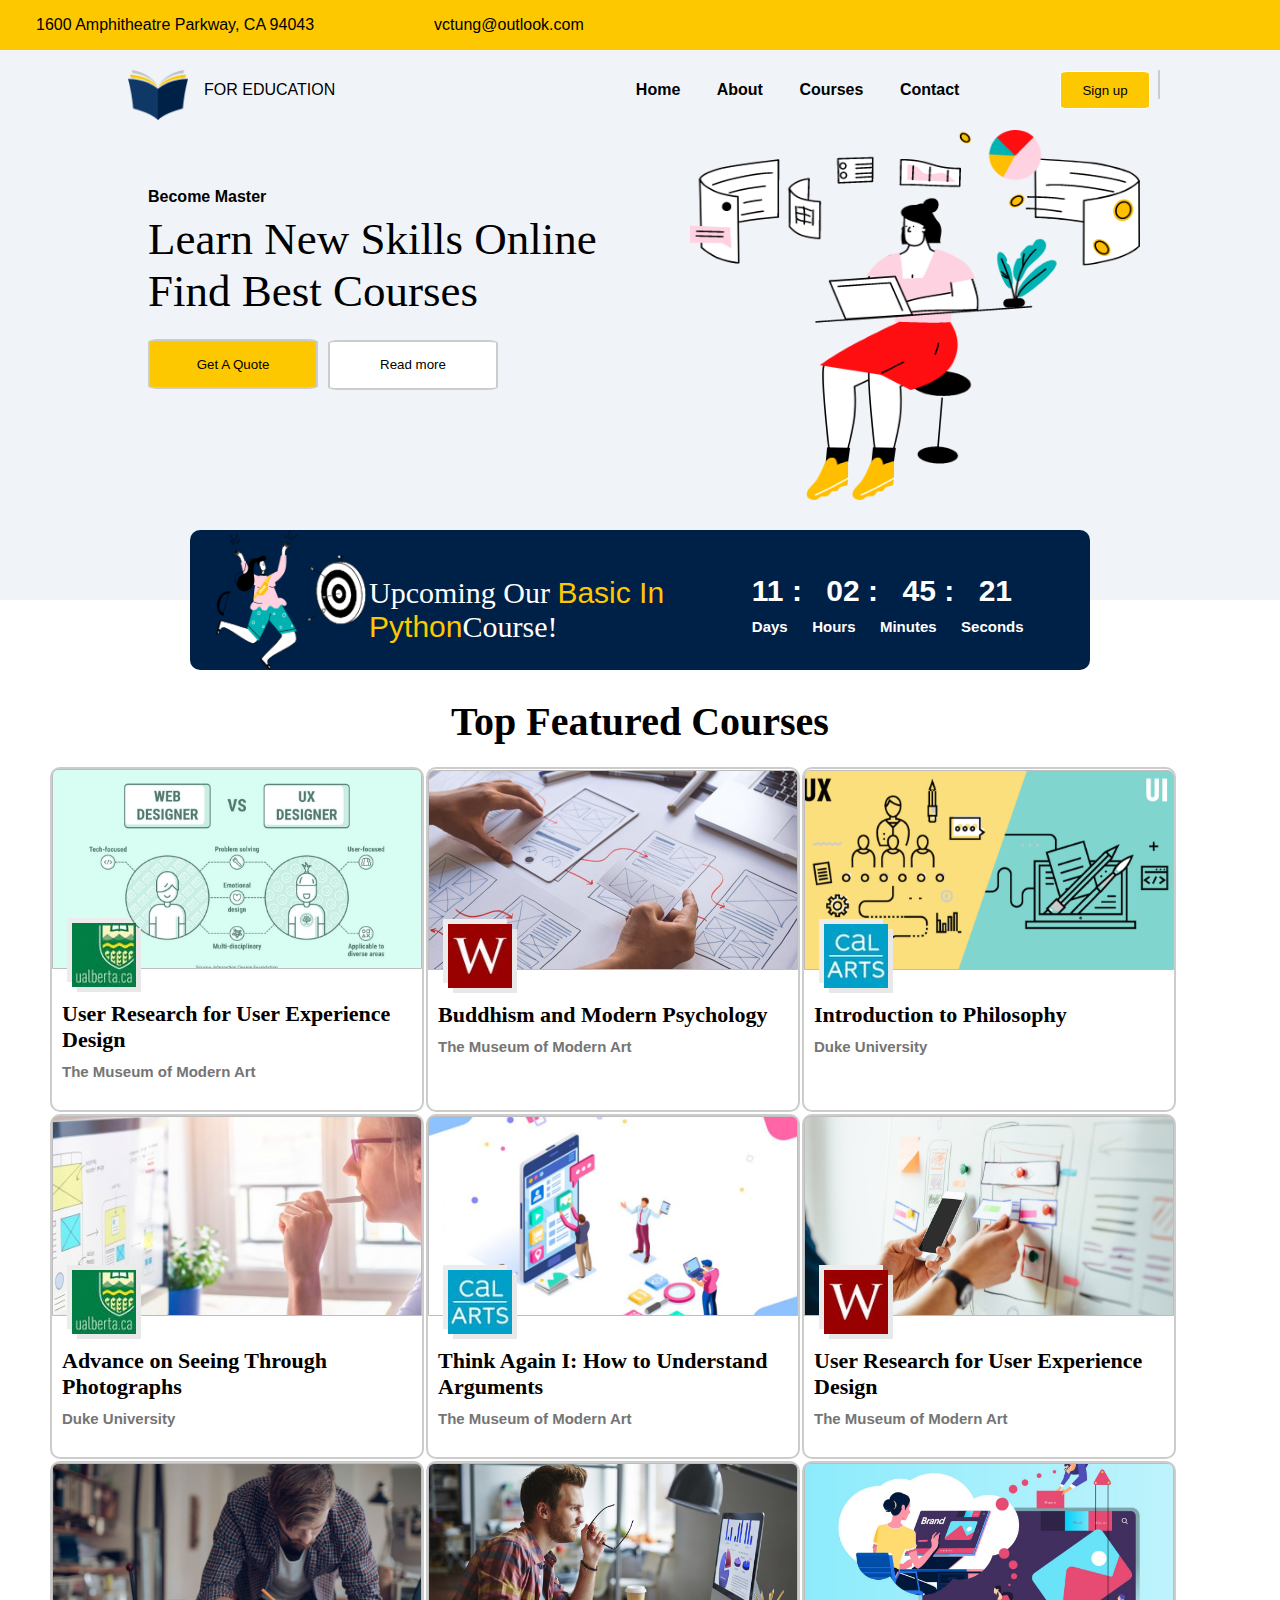
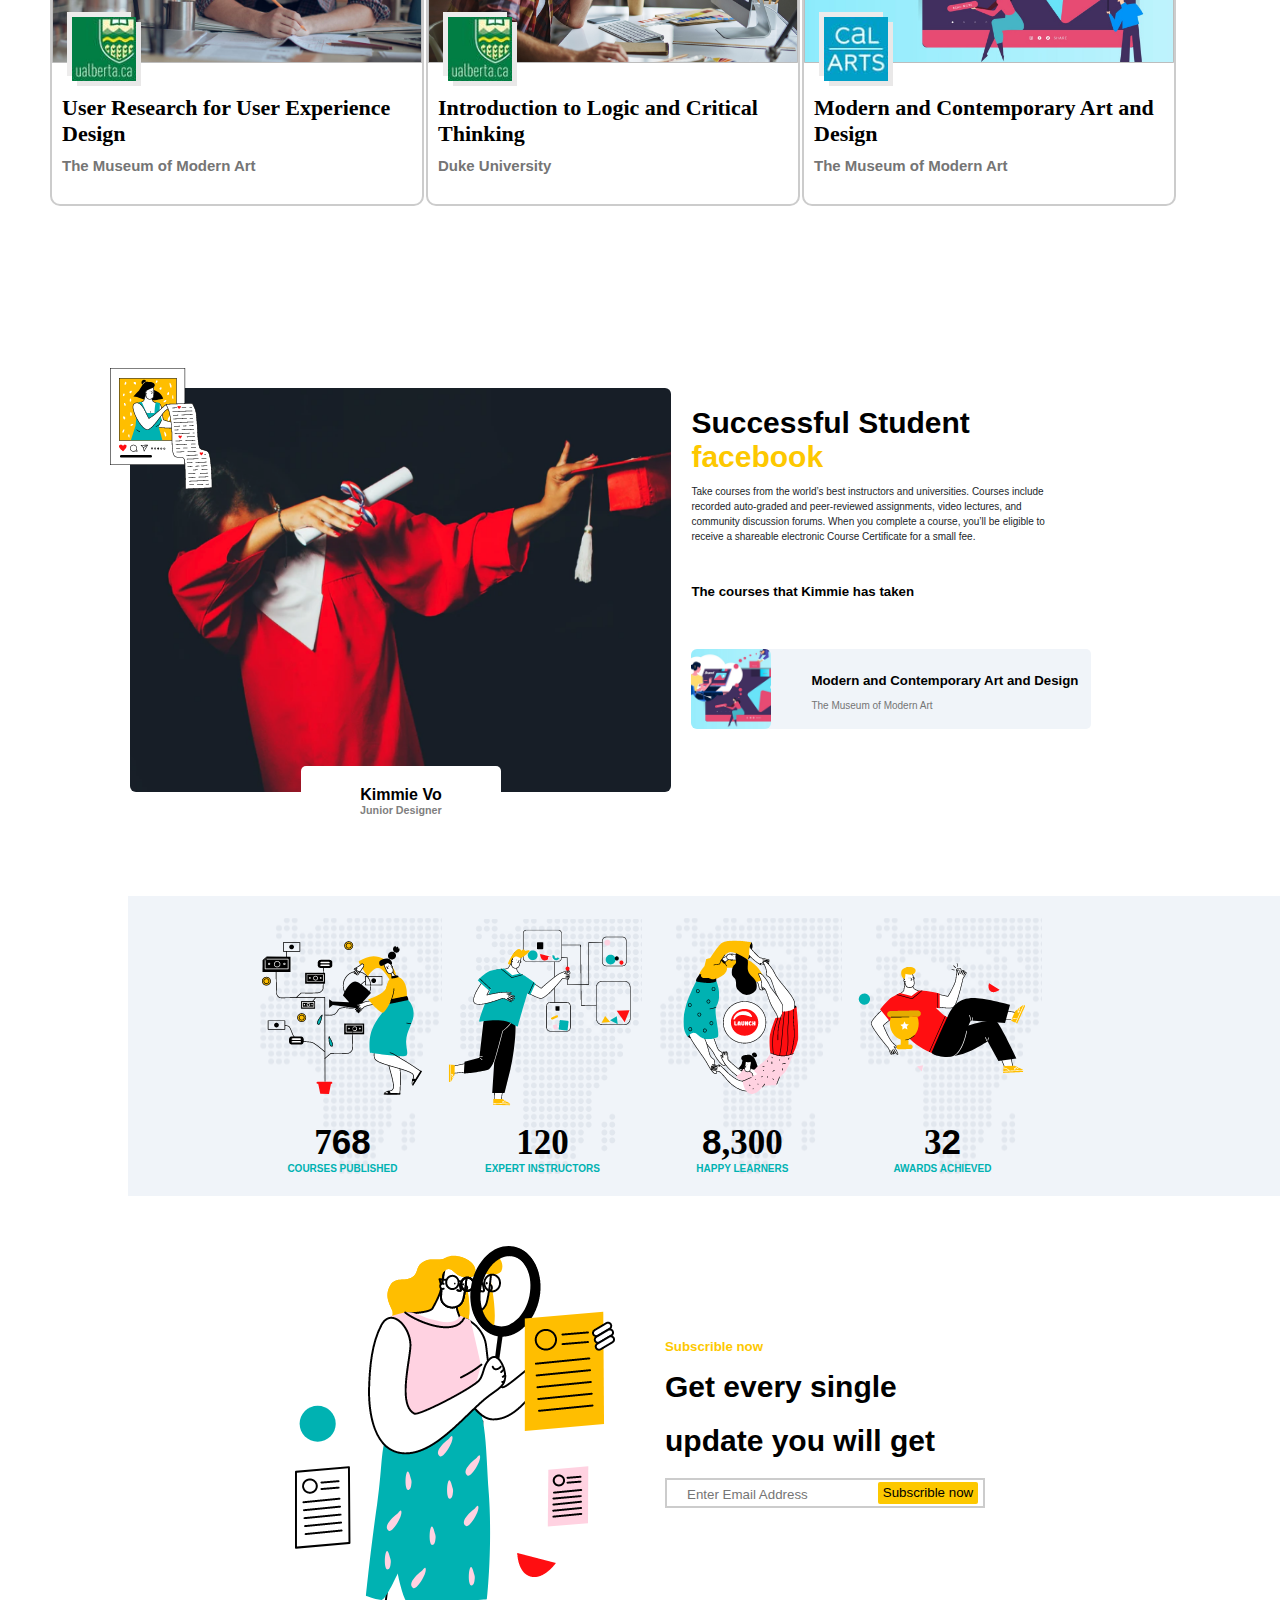
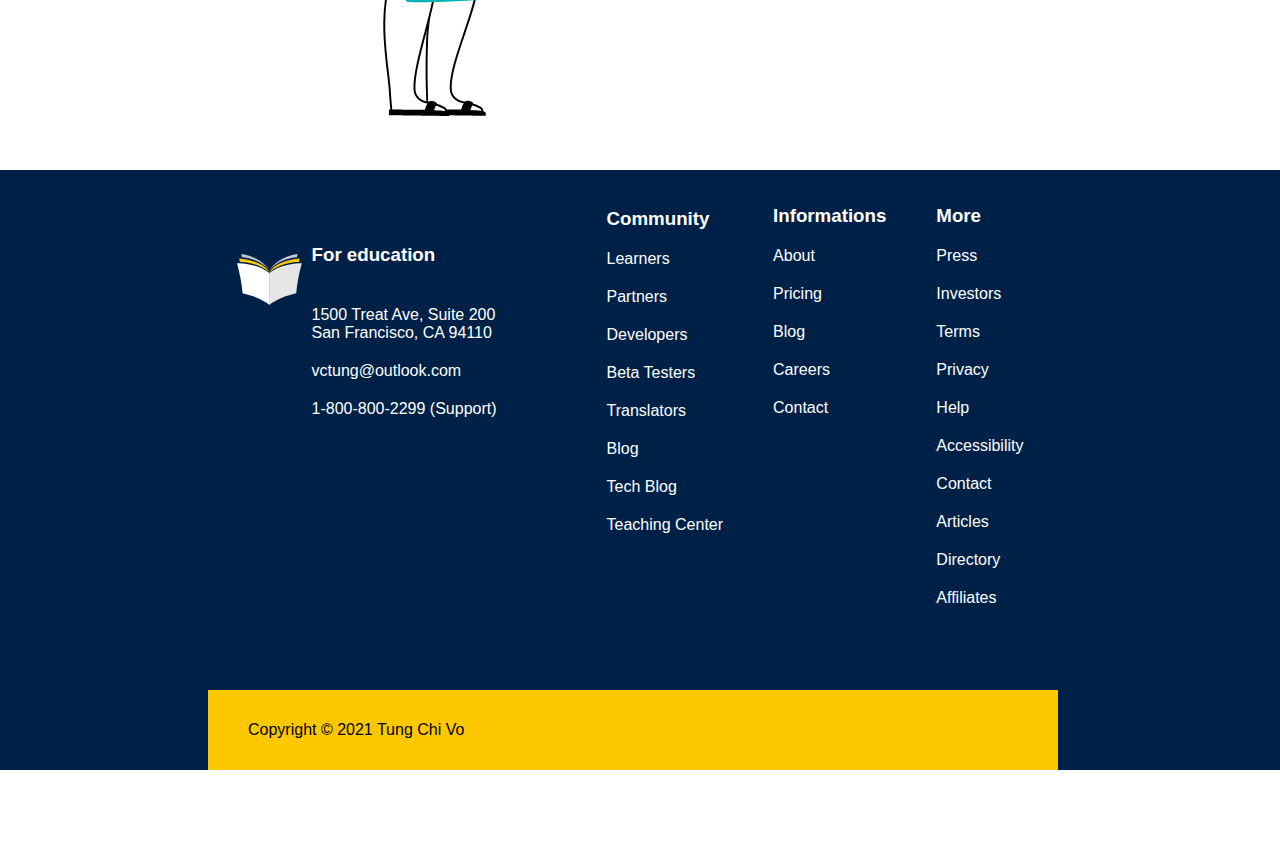
<file: project/html/index.html>
<!DOCTYPE html>
<html lang="en">

<head>
  <meta charset="UTF-8">
  <meta name="viewport" content="width=device-width, initial-scale=1.0">
  <title>home-page</title>
  <!-- link the fontawrsome -->
  <link rel="stylesheet" href="https://site-assets.fontawesome.com/releases/v6.4.2/css/all.css">

  <link rel="stylesheet" href="https://site-assets.fontawesome.com/releases/v6.4.2/css/sharp-solid.css">

  <link rel="stylesheet" href="https://site-assets.fontawesome.com/releases/v6.4.2/css/sharp-regular.css">

  <link rel="stylesheet" href="https://site-assets.fontawesome.com/releases/v6.4.2/css/sharp-light.css">
  <!-- linked to css file -->
  <link rel="stylesheet" href="../css/main.css">
</head>

<body>
  <section class="body-sec">
    <div class="head-nav">
      <a href="#"><i class="fa-sharp ic fa-solid fa-location-dot"></i></a>
      <p>1600 Amphitheatre Parkway, CA 94043</p>
      <span></span>
      <a href="#"><i class="fa-solid ic  fa-envelope"></i></a>
      <p>vctung@outlook.com</p>
      <div class="icon">
        <a href="#"><i class="fa-brands fa-facebook-f"></i></a>
        <a href="#"><i class="fa-solid fa-circle-p"></i></a>
        <a href="#"><i class="fa-brands fa-twitter"></i></a>
        <a href="#"> <i class="fa-brands fa-instagram"></i></a>
      </div>
    </div>
    <div class="container">
      <div class="main-nav">
        <div class="logo">
          <img src="../img/Group 8.png" alt="logo-img">
          <p>for education</p>
        </div>
        <div class="nav-links">
          <a href="#">Home</a>
          <a href="#foot">About</a>
          <a target="_blank" href="../html/course.html">Courses</a>
          <a href="#foot">Contact</a>
        </div>
        <div class="right-nav-sec">
          <button class="sign-up-style">Sign up</button>
          <a href="#"><i class="fa-solid fa-magnifying-glass"></i></a>
        </div>
      </div>
      <div class="main-sec">
        <div class="left-sec_main">
          <h3>Become Master</h3>
          <h1>Learn New Skills Online Find Best Courses</h1>
          <button>Get A Quote</button>
          <button class="distinc">Read more</button>
        </div>
        <div class="right-sec_main">
          <img src="../img/Analytic.png" alt="main-img">
        </div>
      </div>

    </div>
  </section>
  <div class="bar-sec">
    <div class="container">
      <div class="upcomming">
        <img src="../img/Success.png" alt="upcomming-img">
        <p>Upcoming Our <span>Basic in Python</span>Course!</p>
        <div class="time">
          <div class="numbers">
            <span class="num">11 :</span>
            <span class="num">02 :</span>
            <span class="num">45 :</span>
            <span class="num">21 </span>
          </div>
          <div class="times">
            <span>Days</span>
            <span>Hours</span>
            <span>Minutes</span>
            <span>Seconds</span>
          </div>
        </div>
      </div>
    </div>
  </div>
  <br>
  <section class="courses">
    <div class="container">
      <p>Top Featured Courses</p>
      <table class="boxes">
        <tr>
          <td>
            <div class="pic1">
              <img src="../img/ux-designer-web-designer.png" alt="">
            </div>
            <div class="pic2">
              <img src="../img/coursera_180x180.png" alt="">
            </div>
            <h4>User Research for User Experience Design</h4>
            <h6>The Museum of Modern Art</h6>
          </td>
          <td class="up">
            <div class="pic1">
              <img src="../img/why-ux-design-is-important-840x400.png" alt="">
            </div>
            <div class="pic2">
              <img src="../img/ACM15324_Coursera_SquareLogo_0112_SF.png" alt="">
            </div>
            <h4>Buddhism and Modern Psychology</h4>
            <h6>The Museum of Modern Art</h6>
          </td>
          <td class="up">
            <div class="pic1">
              <img
                src="../img/difference-between-ux-ui-ux-ui-min-6cd3a171087987d31ecdb67ad67c0ab8136242f7b4e476a0e509017aa8bbc755.png"
                alt="">
            </div>
            <div class="pic2">
              <img src="../img/Logo_180x180.png" alt="">
            </div>
            <h4>Introduction to Philosophy</h4>
            <h6>Duke University</h6>
          </td>
        </tr>
        <tr>
          <td>
            <div class="pic1">
              <img src="../img/shutterstock_703336915.png" alt="">
            </div>
            <div class="pic2">
              <img src="../img/coursera_180x180.png" alt="">
            </div>
            <h4>Advance on Seeing Through Photographs</h4>
            <h6>Duke University</h6>
          </td>
          <td>
            <div class="pic1">
              <img src="../img/ux-design-pillar-page-ux-overview.png" alt="">
            </div>
            <div class="pic2">
              <img src="../img/Logo_180x180.png" alt="">
            </div>
            <h4>Think Again I: How to Understand Arguments</h4>
            <h6>The Museum of Modern Art</h6>
          </td>
          <td>
            <div class="pic1">
              <img src="../img/what-does-a-ux-designer-do-header-image.png" alt="">
            </div>
            <div class="pic2">
              <img src="../img/ACM15324_Coursera_SquareLogo_0112_SF.png" alt="">
            </div>
            <h4>User Research for User Experience Design</h4>
            <h6>The Museum of Modern Art</h6>
          </td>
        </tr>
        <tr>
          <td>
            <div class="pic1">
              <img src="../img/what-does-a-ux-ui-designer-do_860.png" alt="">
            </div>
            <div class="pic2">
              <img src="../img/coursera_180x180.png" alt="">
            </div>
            <h4>User Research for User Experience Design</h4>
            <h6>The Museum of Modern Art</h6>
          </td>
          <td>
            <div class="pic1">
              <img src="../img/iStock_000081361619_Full.png" alt="">
            </div>
            <div class="pic2">
              <img src="../img/coursera_180x180.png" alt="">
            </div>
            <h4>Introduction to Logic and Critical Thinking</h4>
            <h6>Duke University</h6>
          </td>
          <td>
            <div class="pic1">
              <img src="../img/UX_design_principles_jpg_-EtzLc2m.png" alt="">
            </div>
            <div class="pic2">
              <img src="../img/Logo_180x180.png" alt="">
            </div>
            <h4>Modern and Contemporary Art and Design</h4>
            <h6>The Museum of Modern Art</h6>
          </td>
        </tr>
      </table>
      <section>
        <div class="container">
          <div class="colored">
            <div class="story">
              <div class="left">
                <div class="pictrue1">
                  <img src="../img/img.png" alt="">

                </div>
                <div class="picture2">
                  <img src="../img/Сharacter.png" alt="">
                </div>
                <div class="brief1">
                  <h4>Kimmie Vo</h4>
                  <h6>Junior Designer</h6>
                </div>
              </div>
              <div class="rigth">
                <h2>Successful Student <span>facebook</span></h2>
                <h6>Take courses from the world’s best instructors and universities. Courses include recorded
                  auto-graded
                  and
                  peer-reviewed assignments, video lectures, and community discussion forums. When you complete a
                  course,
                  you’ll be eligible to receive a shareable electronic Course Certificate for a small fee.</h6>
                <h5>The courses that Kimmie has taken</h5>
                <div class="brief2">
                  <div class="im">
                    <img src="../img/we.png" alt="">
                  </div>
                  <h5>Modern and Contemporary Art and Design</h5>
                  <h6>The Museum of Modern Art</h6>
                </div>
              </div>
            </div>
          </div>


      </section>

    </div>
  </section>
  <section class="colored">
    <div class="container">
      <div class="parts">
        <div class="sec">
          <div class="pic">
            <img src="../img/Component 19 – 2.png" alt="">
          </div>
          <h2>7<span>68</span></h2>
          <p>COURSES PUBLISHED</p>
        </div>
        <div class="sec">
          <div class="pic">
            <img src="../img/Component 18 – 2.png" alt="">
          </div>
          <h2>120</h2>
          <p>EXPERT INSTRUCTORS</p>
        </div>
        <div class="sec">
          <div class="pic">
            <img src="../img/Component 20 – 2.png" alt="">
          </div>
          <h2><span>8</span>,300</h2>
          <p>HAPPY LEARNERS</p>
        </div>
        <div class="sec">
          <div class="pic">
            <img src="../img/Component 22 – 3.png" alt="">
          </div>
          <h2>3<span>2</span></h2>
          <p>AWARDS ACHIEVED</p>
        </div>
      </div>
    </div>
  </section>
  <section>
    <div class="container">
      <div class="input_box">
        <div class="pic">
          <img src="../img/Recruiting.png" alt="">
        </div>
        <div class="rigth-div">
          <h5>Subscrible now</h5>
          <h2>Get every single</h2>
          <h2>update you will get</h2>
          <div class="email">
            <a href="#"><i class="fa-solid fa-envelope"></i></a>

            <input placeholder="Enter Email Address" type="email">

            <button>Subscrible now</button>
          </div>
        </div>
      </div>
    </div>
  </section>
  <footer id="foot">
    <div class="container">
      <div class="footer">
        <ul class="icons">
          <li><img src="../img/Group 18.png" alt=""></li>
          <li class="to-up"><a href="#"><i class="fa-sharp ic fa-solid fa-location-dot"></i></a></li>
          <li><a href="#"><i class="fa-solid ic  fa-envelope"></i></a></li>
          <li><a href="#"><i class="fa-solid fa-phone"></i></a></li>
        </ul>
        <ul class="info">
          <h3>For education</h3>
          <li class="special">1500 Treat Ave, Suite 200</li>
          <li>San Francisco, CA 94110</li>
          <li>vctung@outlook.com</li>
          <li>1-800-800-2299 (Support)</li>
        </ul>
        <ul class="community">
          <h3>Community</h3>
          <li><a href="#">Learners</a></li>
          <li><a href="#">Partners</a></li>
          <li><a href="#">Developers</a></li>
          <li><a href="#">Beta Testers</a></li>
          <li><a href="#">Translators</a></li>
          <li><a href="#">Blog</a></li>
          <li><a href="#">Tech Blog</a></li>
          <li><a href="#">Teaching Center</a></li>
        </ul>
        <ul class="informations">
          <h3>Informations</h3>
          <li><a target="_blank" href="../html/Course – Detail.html">About</a></li>
          <li><a target="_blank" href="../html/Course – Detail.html">Pricing</a></li>
          <li><a target="_blank" href="../html/Course – Detail.html">Blog</a></li>
          <li><a target="_blank" href="../html/Course – Detail.html">Careers</a></li>
          <li><a target="_blank" href="../html/Course – Detail.html">Contact</a></li>
        </ul>
        <ul class="more">
          <h3>More</h3>
          <li><a href="#">Press</a></li>
          <li><a href="#">Investors</a></li>
          <li><a href="#">Terms</a></li>
          <li><a href="#">Privacy</a></li>
          <li><a href="#">Help</a></li>
          <li><a href="#">Accessibility</a></li>
          <li><a href="#">Contact</a></li>
          <li><a href="#">Articles</a></li>
          <li><a href="#">Directory</a></li>
          <li><a href="#">Affiliates</a></li>
        </ul>
      </div>
    </div>
    </div>
  </footer>
  <div class="container">
    <div class="copy-right">
      <p>Copyright © 2021 Tung Chi Vo</p>
      <div class="icons">
        <a href="#"><i class="fa-brands fa-facebook-f"></i></a>
        <a href="#"><i class="fa-solid fa-circle-p"></i></a>
        <a href="#"><i class="fa-brands fa-twitter"></i></a>
        <a href="#"> <i class="fa-brands fa-instagram"></i></a>
      </div>

    </div>
  </div>






</body>

</html>
</file>
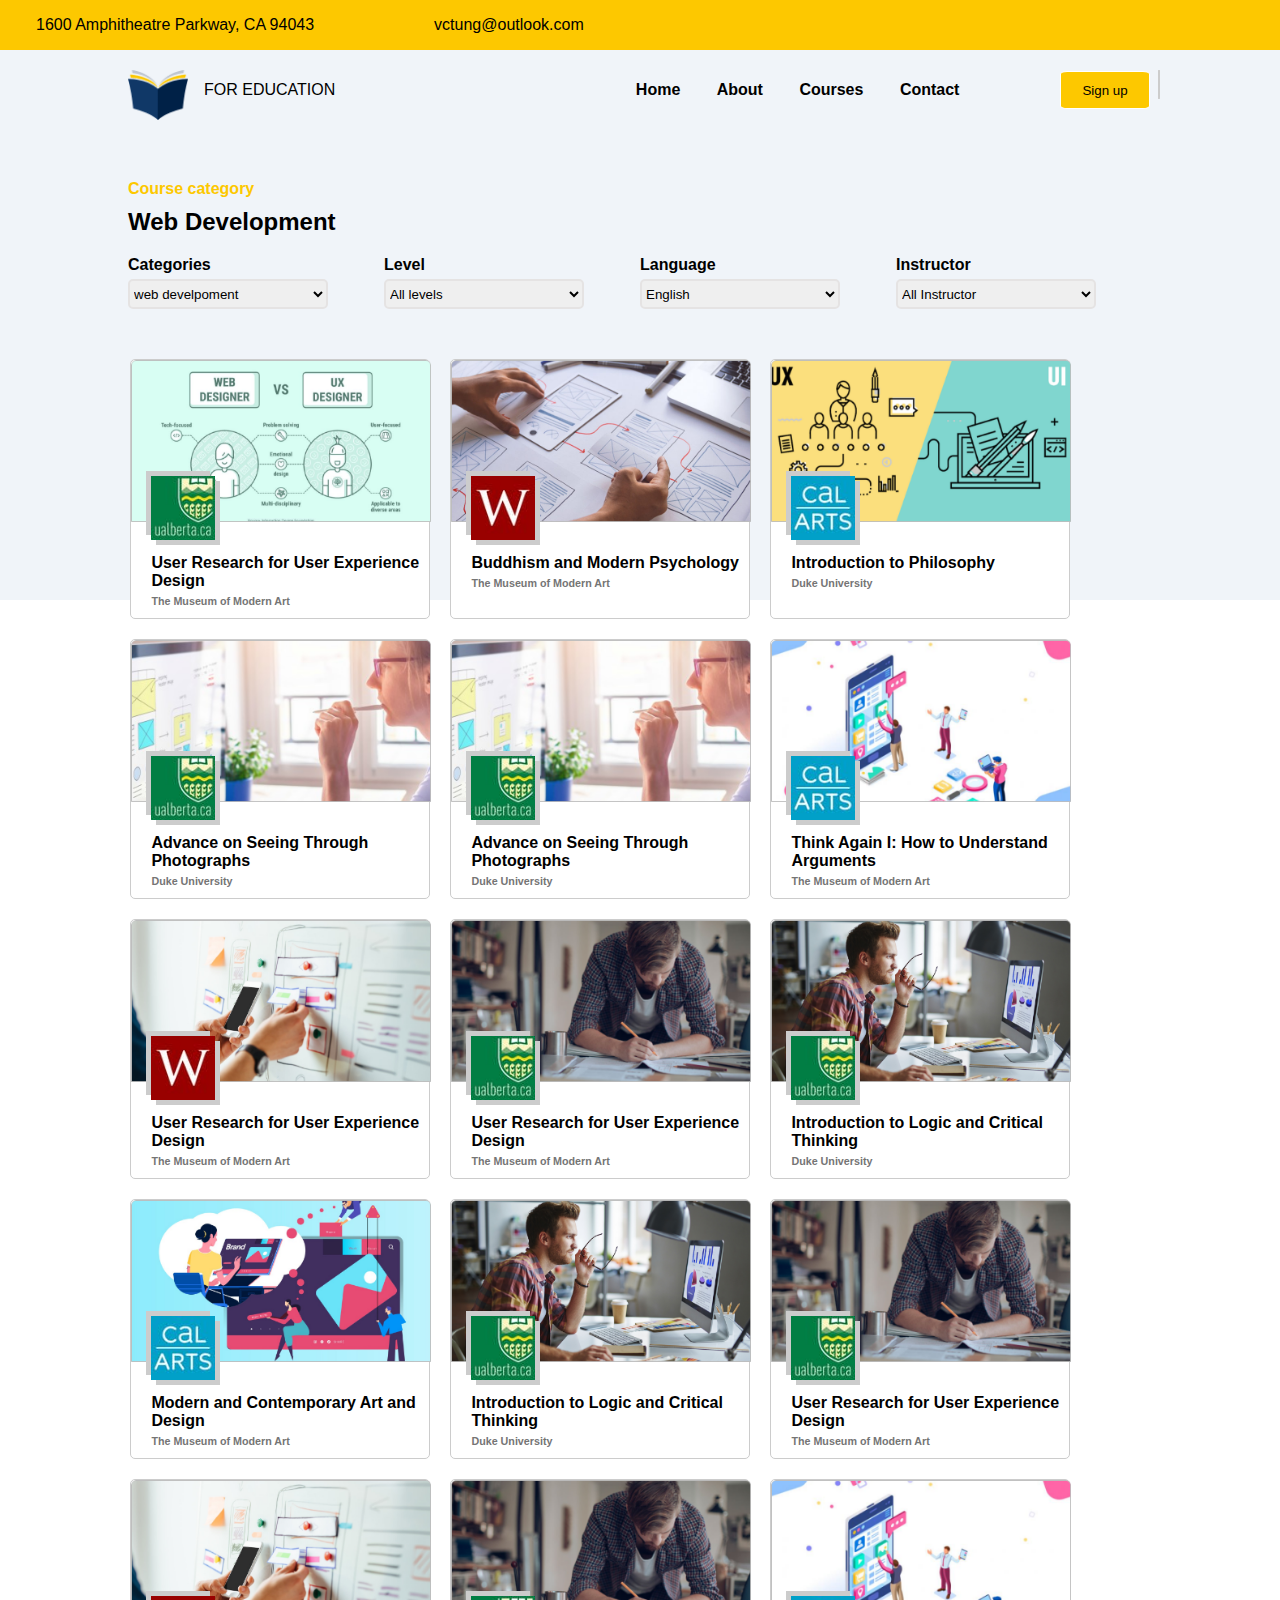
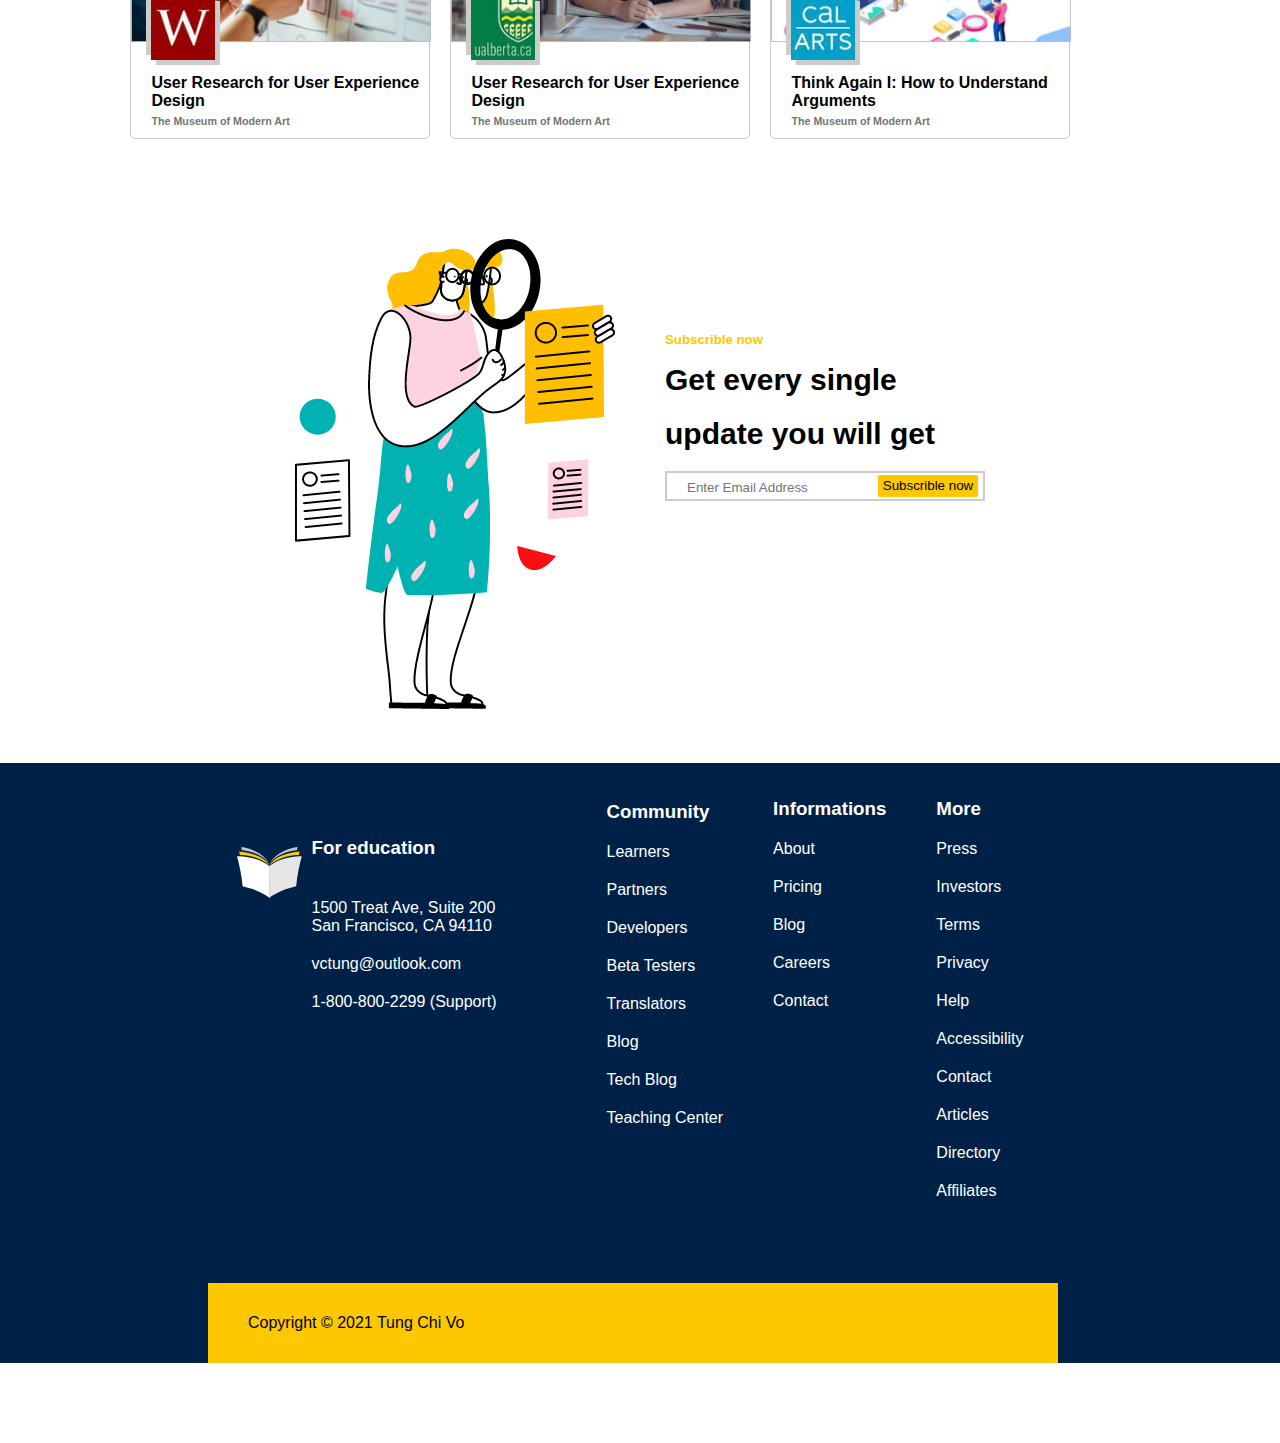
<file: project/html/course.html>
<!DOCTYPE html>
<html lang="en">

<head>
    <meta charset="UTF-8">
    <meta name="viewport" content="width=device-width, initial-scale=1.0">
    <title>course-page</title>
    <!-- link the fontawrsome -->
    <link rel="stylesheet" href="https://site-assets.fontawesome.com/releases/v6.4.2/css/all.css">

    <link rel="stylesheet" href="https://site-assets.fontawesome.com/releases/v6.4.2/css/sharp-solid.css">

    <link rel="stylesheet" href="https://site-assets.fontawesome.com/releases/v6.4.2/css/sharp-regular.css">

    <link rel="stylesheet" href="https://site-assets.fontawesome.com/releases/v6.4.2/css/sharp-light.css">
    <!-- linked to css file -->
    <link rel="stylesheet" href="../css/course.css">

</head>

<body>
    <section class="body-sec">
        <div class="head-nav">
            <a href="#"><i class="fa-sharp ic fa-solid fa-location-dot"></i></a>
            <p>1600 Amphitheatre Parkway, CA 94043</p>
            <span></span>
            <a href="#"><i class="fa-solid ic  fa-envelope"></i></a>
            <p>vctung@outlook.com</p>
            <div class="icon">
                <a href="#"><i class="fa-brands fa-facebook-f"></i></a>
                <a href="#"><i class="fa-solid fa-circle-p"></i></a>
                <a href="#"><i class="fa-brands fa-twitter"></i></a>
                <a href="#"> <i class="fa-brands fa-instagram"></i></a>
            </div>
        </div>
        <div class="container">
            <div class="main-nav">
                <div class="logo">
                    <img src="../img/Group 8.png" alt="logo-img">
                    <p>for education</p>
                </div>
                <div class="nav-links">
                    <a target="_blank" href="../html/index.html">Home</a>
                    <a href="#foot">About</a>
                    <a href="../html/course.html">Courses</a>
                    <a href="#foot">Contact</a>
                </div>
                <div class="right-nav-sec">
                    <button class="sign-up-style">Sign up</button>
                    <a href="#"><i class="fa-solid fa-magnifying-glass"></i></a>
                </div>
            </div>
            <div class="title">
                <h4>Course category</h4>
                <h2>Web Development</h2>
            </div>
            <div class="sellection">
                <div class="box1">
                    <label for="Categories">Categories</label>
                    <br>
                    <select id="Categories">
                        <option>web develpoment</option>
                        <option>flutter development</option>
                        <option>data structure</option>
                        <option>informarion technology</option>
                    </select>
                    <br>
                </div>
                <div class="box2">
                    <label for="Level">Level</label>
                    <br>
                    <select id="Level">
                        <option>All levels</option>
                        <option>level1</option>
                        <option>level2</option>
                        <option>level3</option>
                    </select>
                    <br>
                </div>
                <div class="box3">
                    <label for="Language">Language</label>
                    <br>
                    <select id="Language">
                        <option>English</option>
                        <option>franch</option>
                        <option>arabic</option>

                    </select>
                    <br>
                </div>
                <div class="box4">
                    <label for="Instructor">Instructor</label>
                    <br>
                    <select id="Instructor">
                        <option>All Instructor</option>
                        <option>Instructor1</option>
                        <option>Instructor2</option>
                        <option>Instructor3</option>
                    </select>
                </div>

            </div>
            <section class="content">
                <div class="container">
                    <div class="box colored">
                        <div class="pic1">
                            <img src="../img/ux-designer-web-designer.png" alt="">
                        </div>
                        <div class="pic2">
                            <img src="../img/coursera_180x180.png" alt="">
                        </div>
                        <h4>User Research for User Experience Design</h4>
                        <h6>The Museum of Modern Art</h6>
                    </div>
                    <div class="box colored">
                        <div class="pic1">
                            <img src="../img/why-ux-design-is-important-840x400.png" alt="">
                        </div>
                        <div class="pic2">
                            <img src="../img/ACM15324_Coursera_SquareLogo_0112_SF.png" alt="">
                        </div>
                        <h4>Buddhism and Modern Psychology</h4>
                        <h6>The Museum of Modern Art</h6>
                    </div>
                    <div class="box colored">
                        <div class="pic1">
                            <img src="../img/difference-between-ux-ui-ux-ui-min-6cd3a171087987d31ecdb67ad67c0ab8136242f7b4e476a0e509017aa8bbc755.png"
                                alt="">
                        </div>
                        <div class="pic2">
                            <img src="../img/Logo_180x180.png" alt="">
                        </div>
                        <h4>Introduction to Philosophy</h4>
                        <h6>Duke University</h6>
                    </div>
                    <div class="box">
                        <div class="pic1">
                            <img src="../img/shutterstock_703336915.png" alt="">
                        </div>
                        <div class="pic2">
                            <img src="../img/coursera_180x180.png" alt="">
                        </div>
                        <h4>Advance on Seeing Through Photographs</h4>
                        <h6>Duke University</h6>
                    </div>
                    <div class="box">
                        <div class="pic1">
                            <img src="../img/shutterstock_703336915.png" alt="">
                        </div>
                        <div class="pic2">
                            <img src="../img/coursera_180x180.png" alt="">
                        </div>
                        <h4>Advance on Seeing Through Photographs</h4>
                        <h6>Duke University</h6>
                    </div>
                    <div class="box">
                        <div class="pic1">
                            <img src="../img/ux-design-pillar-page-ux-overview.png" alt="">
                        </div>
                        <div class="pic2">
                            <img src="../img/Logo_180x180.png" alt="">
                        </div>
                        <h4>Think Again I: How to Understand Arguments</h4>
                        <h6>The Museum of Modern Art</h6>
                    </div>
                    <div class="box">
                        <div class="pic1">
                            <img src="../img/what-does-a-ux-designer-do-header-image.png" alt="">
                        </div>
                        <div class="pic2">
                            <img src="../img/ACM15324_Coursera_SquareLogo_0112_SF.png" alt="">
                        </div>
                        <h4>User Research for User Experience Design</h4>
                        <h6>The Museum of Modern Art</h6>
                    </div>
                    <div class="box">
                        <div class="pic1">
                            <img src="../img/what-does-a-ux-ui-designer-do_860.png" alt="">
                        </div>
                        <div class="pic2">
                            <img src="../img/coursera_180x180.png" alt="">
                        </div>
                        <h4>User Research for User Experience Design</h4>
                        <h6>The Museum of Modern Art</h6>
                    </div>
                    <div class="box">
                        <div class="pic1">
                            <img src="../img/iStock_000081361619_Full.png" alt="">
                        </div>
                        <div class="pic2">
                            <img src="../img/coursera_180x180.png" alt="">
                        </div>
                        <h4>Introduction to Logic and Critical Thinking</h4>
                        <h6>Duke University</h6>
                    </div>
                    <div class="box">
                        <div class="pic1">
                            <img src="../img/UX_design_principles_jpg_-EtzLc2m.png" alt="">
                        </div>
                        <div class="pic2">
                            <img src="../img/Logo_180x180.png" alt="">
                        </div>
                        <h4>Modern and Contemporary Art and Design</h4>
                        <h6>The Museum of Modern Art</h6>
                    </div>
                    <div class="box">
                        <div class="pic1">
                            <img src="../img/iStock_000081361619_Full.png" alt="">
                        </div>
                        <div class="pic2">
                            <img src="../img/coursera_180x180.png" alt="">
                        </div>
                        <h4>Introduction to Logic and Critical Thinking</h4>
                        <h6>Duke University</h6>
                    </div>
                    <div class="box">
                        <div class="pic1">
                            <img src="../img/what-does-a-ux-ui-designer-do_860.png" alt="">
                        </div>
                        <div class="pic2">
                            <img src="../img/coursera_180x180.png" alt="">
                        </div>
                        <h4>User Research for User Experience Design</h4>
                        <h6>The Museum of Modern Art</h6>
                    </div>
                    <div class="box">
                        <div class="pic1">
                            <img src="../img/what-does-a-ux-designer-do-header-image.png" alt="">
                        </div>
                        <div class="pic2">
                            <img src="../img/ACM15324_Coursera_SquareLogo_0112_SF.png" alt="">
                        </div>
                        <h4>User Research for User Experience Design</h4>
                        <h6>The Museum of Modern Art</h6>
                    </div>
                    <div class="box">
                        <div class="pic1">
                            <img src="../img/what-does-a-ux-ui-designer-do_860.png" alt="">
                        </div>
                        <div class="pic2">
                            <img src="../img/coursera_180x180.png" alt="">
                        </div>
                        <h4>User Research for User Experience Design</h4>
                        <h6>The Museum of Modern Art</h6>
                    </div>
                    <div class="box">
                        <div class="pic1">
                            <img src="../img/ux-design-pillar-page-ux-overview.png" alt="">
                        </div>
                        <div class="pic2">
                            <img src="../img/Logo_180x180.png" alt="">
                        </div>
                        <h4>Think Again I: How to Understand Arguments</h4>
                        <h6>The Museum of Modern Art</h6>
                    </div>
                </div>
            </section>
        </div>
        <div class="container">
            <div class="input_box">
                <div class="pic">
                    <img src="../img/Recruiting.png" alt="">
                </div>
                <div class="rigth-div">
                    <h5>Subscrible now</h5>
                    <h2>Get every single</h2>
                    <h2>update you will get</h2>
                    <div class="email">
                        <a href="#"><i class="fa-solid fa-envelope"></i></a>

                        <input placeholder="Enter Email Address" type="email">

                        <button>Subscrible now</button>
                    </div>
                </div>
            </div>
        </div>
        <footer id="foot">
            <div class="container">
                <div class="footer">
                    <ul class="icons">
                        <li><img src="../img/Group 18.png" alt=""></li>
                        <li class="to-up"><a href="#"><i class="fa-sharp ic fa-solid fa-location-dot"></i></a></li>
                        <li><a href="#"><i class="fa-solid ic  fa-envelope"></i></a></li>
                        <li><a href="#"><i class="fa-solid fa-phone"></i></a></li>
                    </ul>
                    <ul class="info">
                        <h3>For education</h3>
                        <li class="special">1500 Treat Ave, Suite 200</li>
                        <li>San Francisco, CA 94110</li>
                        <li>vctung@outlook.com</li>
                        <li>1-800-800-2299 (Support)</li>
                    </ul>
                    <ul class="community">
                        <h3>Community</h3>
                        <li><a href="#">Learners</a></li>
                        <li><a href="#">Partners</a></li>
                        <li><a href="#">Developers</a></li>
                        <li><a href="#">Beta Testers</a></li>
                        <li><a href="#">Translators</a></li>
                        <li><a href="#">Blog</a></li>
                        <li><a href="#">Tech Blog</a></li>
                        <li><a href="#">Teaching Center</a></li>
                    </ul>
                    <ul class="informations">
                        <h3>Informations</h3>
                        <li><a target="_blank" href="../html/Course – Detail.html">About</a></li>
                        <li><a target="_blank" href="../html/Course – Detail.html">Pricing</a></li>
                        <li><a target="_blank" href="../html/Course – Detail.html">Blog</a></li>
                        <li><a target="_blank" href="../html/Course – Detail.html">Careers</a></li>
                        <li><a target="_blank" href="../html/Course – Detail.html">Contact</a></li>
                    </ul>
                    <ul class="more">
                        <h3>More</h3>
                        <li><a href="#">Press</a></li>
                        <li><a href="#">Investors</a></li>
                        <li><a href="#">Terms</a></li>
                        <li><a href="#">Privacy</a></li>
                        <li><a href="#">Help</a></li>
                        <li><a href="#">Accessibility</a></li>
                        <li><a href="#">Contact</a></li>
                        <li><a href="#">Articles</a></li>
                        <li><a href="#">Directory</a></li>
                        <li><a href="#">Affiliates</a></li>
                    </ul>
                </div>
            </div>
            </div>
        </footer>
        <div class="container">
            <div class="copy-right">
                <p>Copyright © 2021 Tung Chi Vo</p>
                <div class="icons">
                    <a href="#"><i class="fa-brands fa-facebook-f"></i></a>
                    <a href="#"><i class="fa-solid fa-circle-p"></i></a>
                    <a href="#"><i class="fa-brands fa-twitter"></i></a>
                    <a href="#"> <i class="fa-brands fa-instagram"></i></a>
                </div>

            </div>
        </div>
    </section>






</body>

</html>
</file>
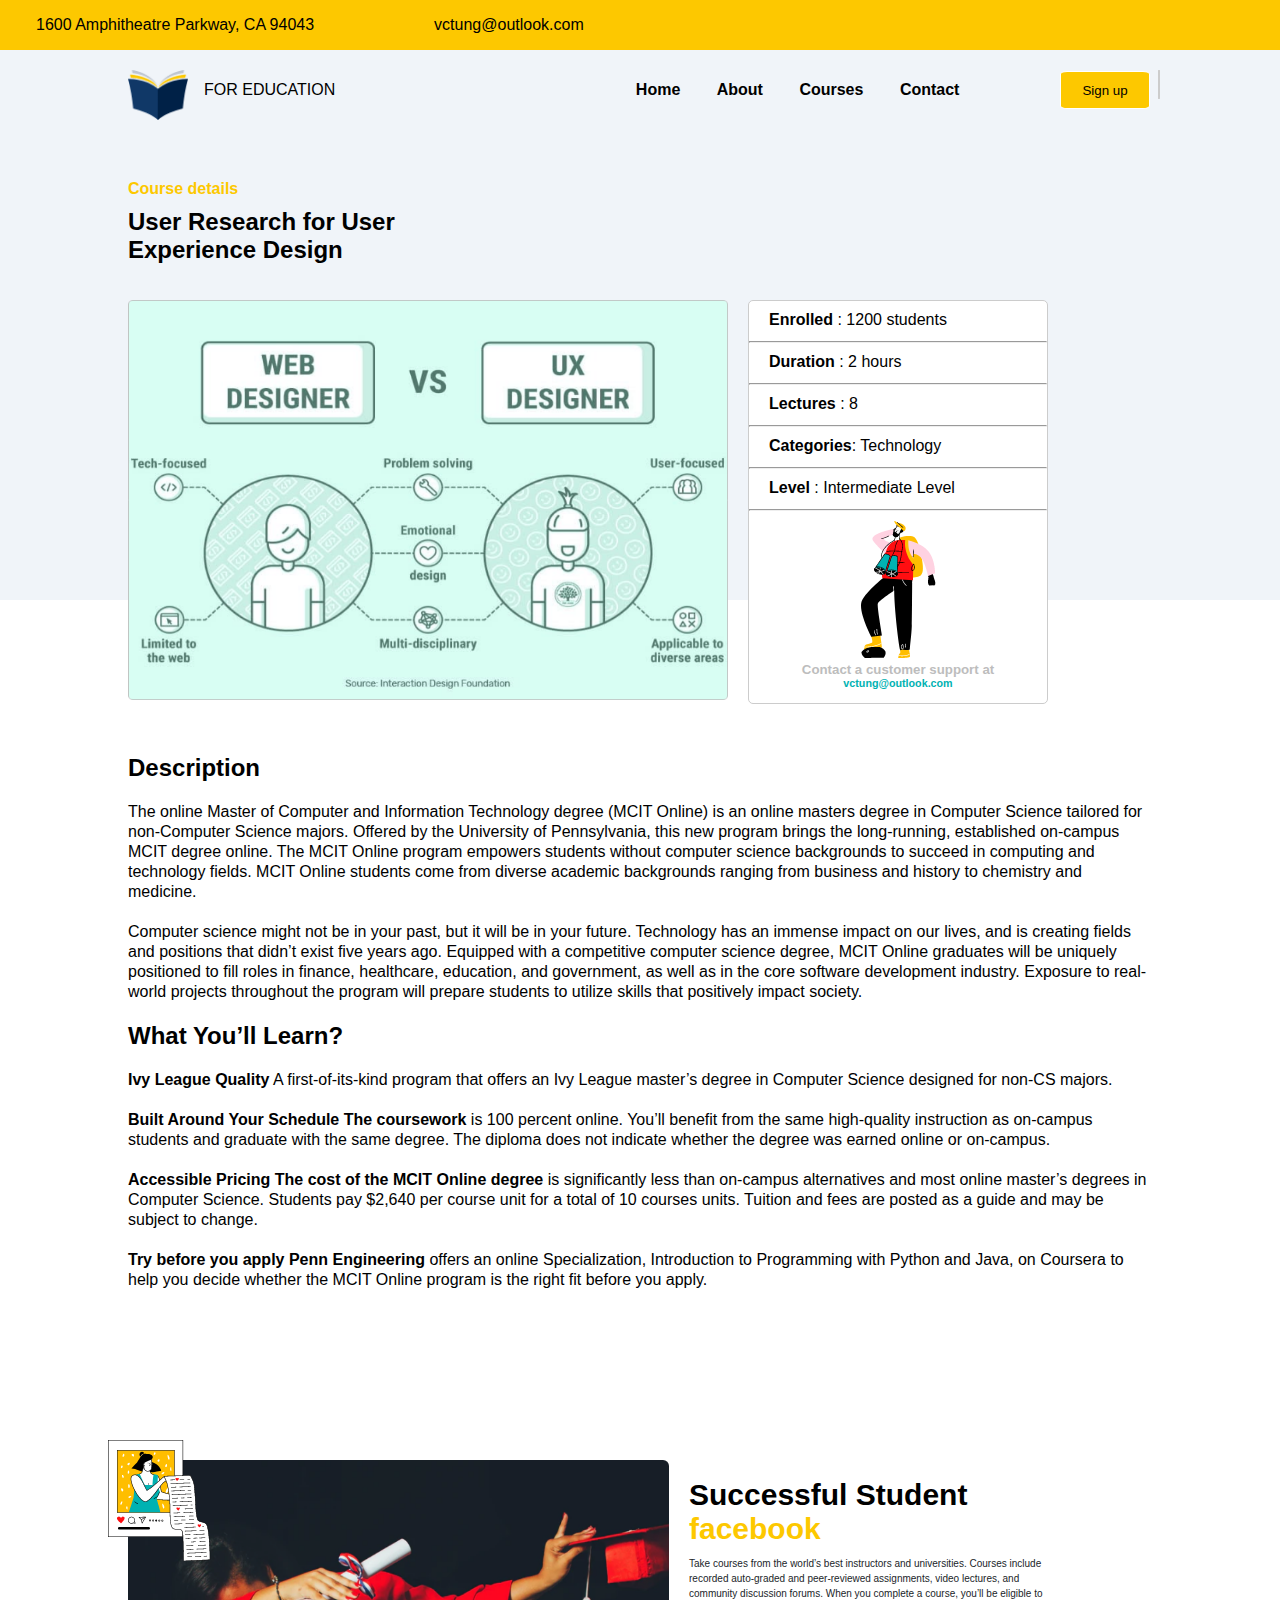
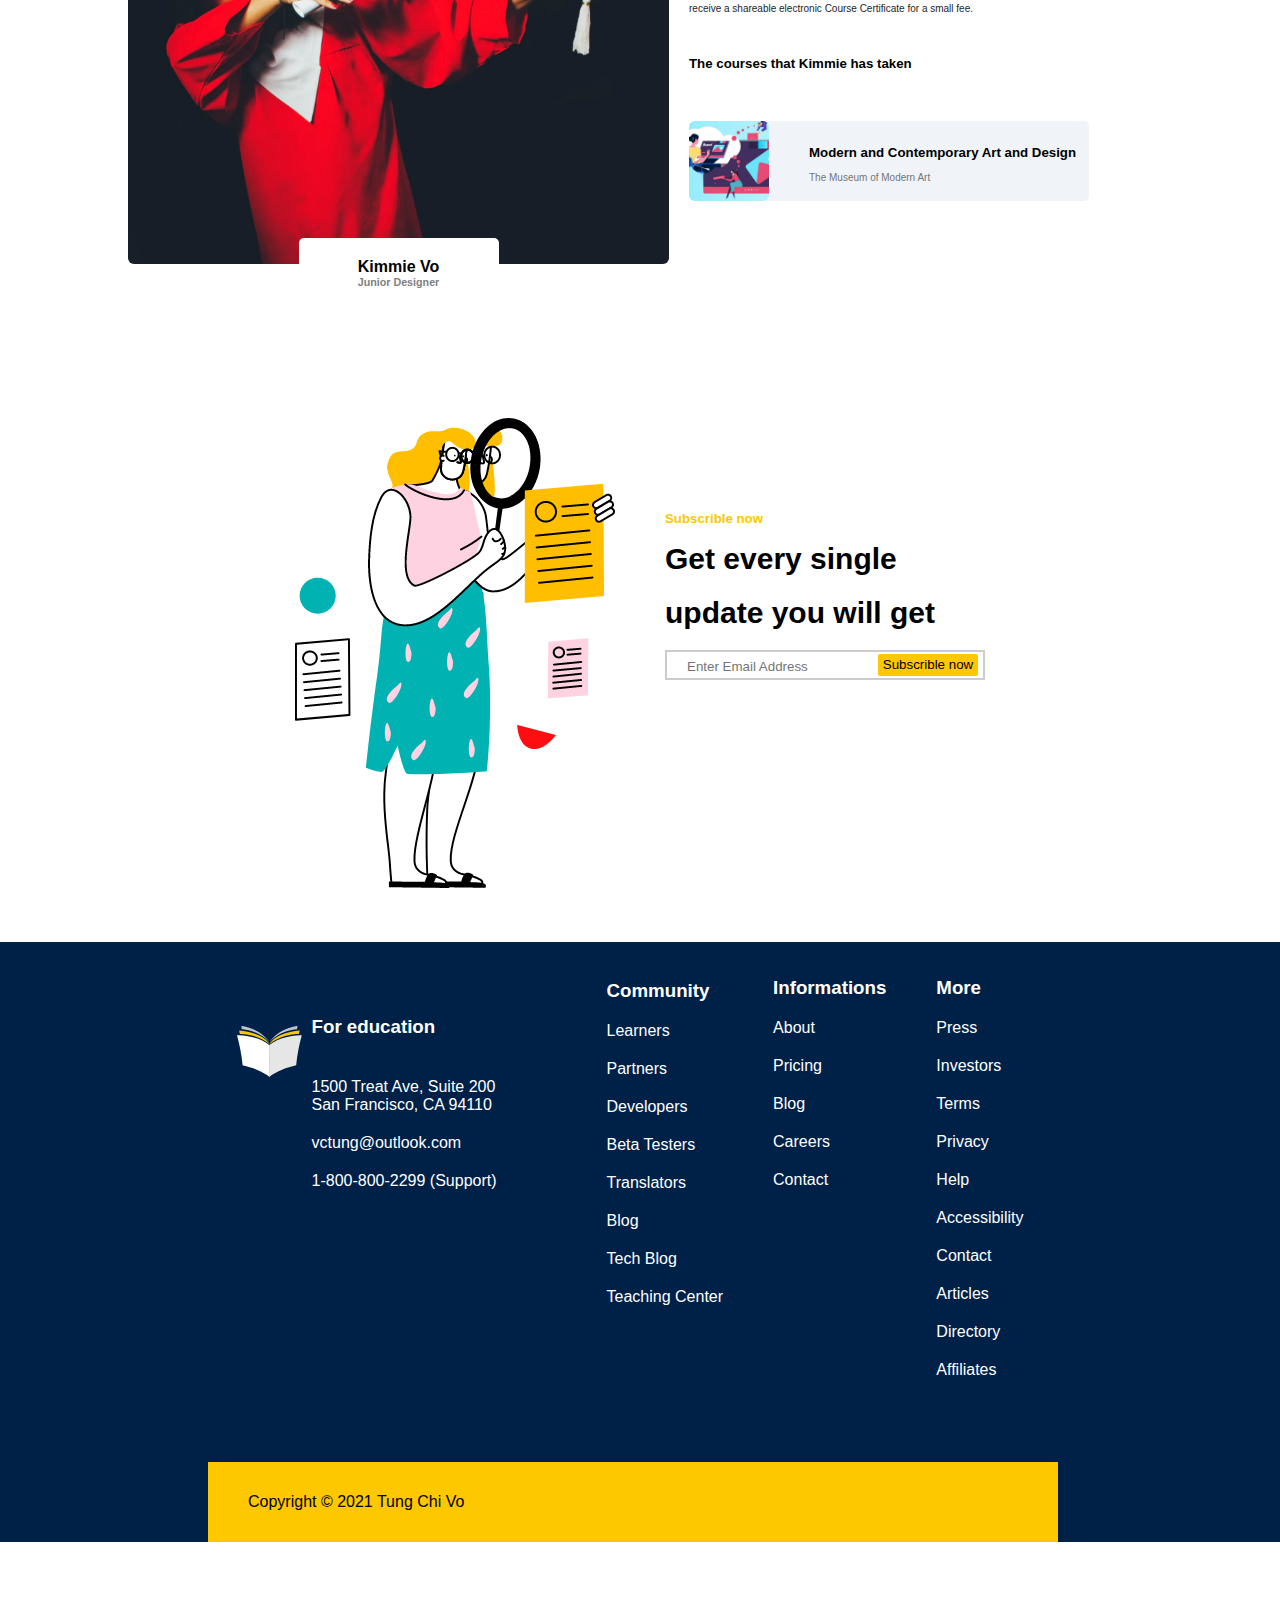
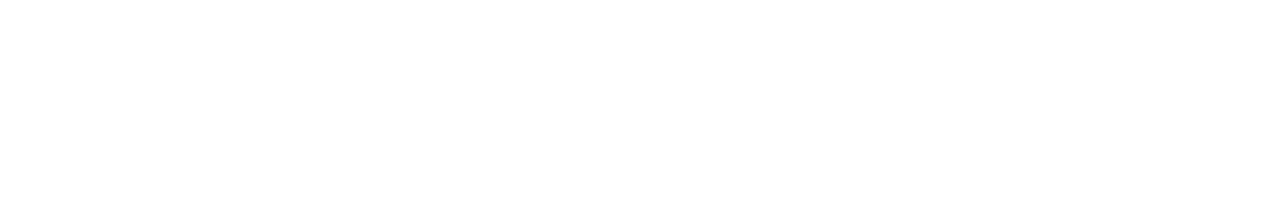
<file: project/html/CourseFeatures.html>
<!DOCTYPE html>
<html lang="en">

<head>
    <meta charset="UTF-8">
    <meta name="viewport" content="width=device-width, initial-scale=1.0">
    <title>Course – Detail-page</title>
    <!-- link the fontawrsome -->
    <link rel="stylesheet" href="https://site-assets.fontawesome.com/releases/v6.4.2/css/all.css">

    <link rel="stylesheet" href="https://site-assets.fontawesome.com/releases/v6.4.2/css/sharp-solid.css">

    <link rel="stylesheet" href="https://site-assets.fontawesome.com/releases/v6.4.2/css/sharp-regular.css">

    <link rel="stylesheet" href="https://site-assets.fontawesome.com/releases/v6.4.2/css/sharp-light.css">
    <!-- linked to css file -->
    <link rel="stylesheet" href="../css/CourseFeatures.css">

</head>

<body>
    <section class="body-sec">
        <div class="head-nav">
            <a href="#"><i class="fa-sharp ic fa-solid fa-location-dot"></i></a>
            <p>1600 Amphitheatre Parkway, CA 94043</p>
            <span></span>
            <a href="#"><i class="fa-solid ic  fa-envelope"></i></a>
            <p>vctung@outlook.com</p>
            <div class="icon">
                <a href="#"><i class="fa-brands fa-facebook-f"></i></a>
                <a href="#"><i class="fa-solid fa-circle-p"></i></a>
                <a href="#"><i class="fa-brands fa-twitter"></i></a>
                <a href="#"> <i class="fa-brands fa-instagram"></i></a>
            </div>
        </div>
        <div class="container">
            <div class="main-nav">
                <div class="logo">
                    <img src="../img/Group 8.png" alt="logo-img">
                    <p>for education</p>
                </div>
                <div class="nav-links">
                    <a target="_blank" href="../html/index.html">Home</a>
                    <a href="#foot">About</a>
                    <a target="_blank" href="../html/course.html">Courses</a>
                    <a href="#foot">Contact</a>
                </div>
                <div class="right-nav-sec">
                    <button class="sign-up-style">Sign up</button>
                    <a href="#"><i class="fa-solid fa-magnifying-glass"></i></a>
                </div>
            </div>
            <div class="title">
                <h4>Course details</h4>
                <h2>User Research for User <br> Experience Design</h2>
            </div>
    </section>
    <section>
        <div class="container">
            <div class="second">
                <div class="box box1">
                    <img src="../img/uxx-designer-web-designer.png" alt="">
                </div>
                <div class="box box2">
                    <div class="sec"><span>Enrolled</span> : 1200 students</div>
                    <hr>
                    <div class="sec"> <span>Duration</span> : 2 hours</div>
                    <hr>
                    <div class="sec"><span>Lectures</span> : 8</div>
                    <hr>
                    <div class="sec"><span>Categories</span>: Technology</div>
                    <hr>
                    <div class="sec"><span>Level</span> : Intermediate Level</div>
                    <hr>
                    <div class="sec boy">
                        <img src="../img/Сharacterr.png" alt="">
                        <h5>Contact a customer support at </h5>
                        <h6>vctung@outlook.com</h6>
                    </div>
                </div>
            </div>

        </div>
    </section>
    <section class="description">
        <div class="container">
            <div class="desc">
                <h2>Description</h2>
                <div class="p p1">
                    <p>The online Master of Computer and Information Technology degree (MCIT Online) is an online
                        masters degree in Computer Science tailored for non-Computer Science majors. Offered by the
                        University of Pennsylvania, this new program brings the long-running, established on-campus MCIT
                        degree online. The MCIT Online program empowers students without computer science backgrounds to
                        succeed in computing and technology fields. MCIT Online students come from diverse academic
                        backgrounds ranging from business and history to chemistry and medicine.</p>
                </div>
                <div class="p p2">
                    Computer science might not be in your past, but it will be in your future. Technology has an immense
                    impact on our lives, and is creating fields and positions that didn’t exist five years ago. Equipped
                    with a competitive computer science degree, MCIT Online graduates will be uniquely positioned to
                    fill roles in finance, healthcare, education, and government, as well as in the core software
                    development industry. Exposure to real-world projects throughout the program will prepare students
                    to utilize skills that positively impact society.
                </div>
                <h2>What You’ll Learn?</h2>
                <div class="p p3">
                    <i class="fa-solid fa-check"></i>
                    <span> Ivy League Quality</span> A first-of-its-kind program that offers an Ivy League master’s
                    degree in Computer Science designed for non-CS majors.
                </div>
                <div class="p p4">
                    <i class="fa-solid fa-check"></i>
                    <span> Built Around Your Schedule The coursework</span> is 100 percent online. You’ll benefit from
                    the same high-quality instruction as on-campus students and graduate with the same degree. The
                    diploma does not indicate whether the degree was earned online or on-campus.
                </div>
                <div class="p p5">
                    <i class="fa-solid fa-check"></i>
                    <span> Accessible Pricing The cost of the MCIT Online degree</span> is significantly less than
                    on-campus alternatives and most online master’s degrees in Computer Science. Students pay $2,640 per
                    course unit for a total of 10 courses units. Tuition and fees are posted as a guide and may be
                    subject to change.
                </div>
                <div class="p p6">
                    <i class="fa-solid fa-check"></i>
                    <span> Try before you apply Penn Engineering</span> offers an online Specialization, Introduction to
                    Programming with Python and Java, on Coursera to help you decide whether the MCIT Online program is
                    the right fit before you apply.
                </div>
            </div>

            <div class="story">
                <div class="left">
                    <div class="pictrue1">
                        <img src="../img/img.png" alt="">

                    </div>
                    <div class="picture2">
                        <img src="../img/Сharacter.png" alt="">
                    </div>
                    <div class="brief1">
                        <h4>Kimmie Vo</h4>
                        <h6>Junior Designer</h6>
                    </div>
                </div>
                <div class="rigth">
                    <h2>Successful Student <span>facebook</span></h2>
                    <h6>Take courses from the world’s best instructors and universities. Courses include recorded
                        auto-graded
                        and
                        peer-reviewed assignments, video lectures, and community discussion forums. When you complete a
                        course,
                        you’ll be eligible to receive a shareable electronic Course Certificate for a small fee.</h6>
                    <h5>The courses that Kimmie has taken</h5>
                    <div class="brief2">
                        <div class="im">
                            <img src="../img/we.png" alt="">
                        </div>
                        <h5>Modern and Contemporary Art and Design</h5>
                        <h6>The Museum of Modern Art</h6>
                    </div>
                </div>
            </div>


        </div>
    </section>
    <section>
        <div class="container">
            <div class="input_box">
                <div class="pic">
                    <img src="../img/Recruiting.png" alt="">
                </div>
                <div class="rigth-div">
                    <h5>Subscrible now</h5>
                    <h2>Get every single</h2>
                    <h2>update you will get</h2>
                    <div class="email">
                        <a href="#"><i class="fa-solid fa-envelope"></i></a>

                        <input placeholder="Enter Email Address" type="email">

                        <button>Subscrible now</button>
                    </div>
                </div>
            </div>
        </div>
    </section>
    <footer id="foot">
        <div class="container">
            <div class="footer">
                <ul class="icons">
                    <li><img src="../img/Group 18.png" alt=""></li>
                    <li class="to-up"><a href="#"><i class="fa-sharp ic fa-solid fa-location-dot"></i></a></li>
                    <li><a href="#"><i class="fa-solid ic  fa-envelope"></i></a></li>
                    <li><a href="#"><i class="fa-solid fa-phone"></i></a></li>
                </ul>
                <ul class="info">
                    <h3>For education</h3>
                    <li class="special">1500 Treat Ave, Suite 200</li>
                    <li>San Francisco, CA 94110</li>
                    <li>vctung@outlook.com</li>
                    <li>1-800-800-2299 (Support)</li>
                </ul>
                <ul class="community">
                    <h3>Community</h3>
                    <li><a href="#">Learners</a></li>
                    <li><a href="#">Partners</a></li>
                    <li><a href="#">Developers</a></li>
                    <li><a href="#">Beta Testers</a></li>
                    <li><a href="#">Translators</a></li>
                    <li><a href="#">Blog</a></li>
                    <li><a href="#">Tech Blog</a></li>
                    <li><a href="#">Teaching Center</a></li>
                </ul>
                <ul class="informations">
                    <h3>Informations</h3>
                    <li><a href="../html/Course – Detail.html">About</a></li>
                    <li><a href="../html/Course – Detail.html">Pricing</a></li>
                    <li><a href="../html/Course – Detail.html">Blog</a></li>
                    <li><a href="../html/Course – Detail.html">Careers</a></li>
                    <li><a href="../html/Course – Detail.html">Contact</a></li>
                </ul>
                <ul class="more">
                    <h3>More</h3>
                    <li><a href="#">Press</a></li>
                    <li><a href="#">Investors</a></li>
                    <li><a href="#">Terms</a></li>
                    <li><a href="#">Privacy</a></li>
                    <li><a href="#">Help</a></li>
                    <li><a href="#">Accessibility</a></li>
                    <li><a href="#">Contact</a></li>
                    <li><a href="#">Articles</a></li>
                    <li><a href="#">Directory</a></li>
                    <li><a href="#">Affiliates</a></li>
                </ul>
            </div>
        </div>
        </div>
    </footer>
    <div class="container">
        <div class="copy-right">
            <p>Copyright © 2021 Tung Chi Vo</p>
            <div class="icons">
                <a href="#"><i class="fa-brands fa-facebook-f"></i></a>
                <a href="#"><i class="fa-solid fa-circle-p"></i></a>
                <a href="#"><i class="fa-brands fa-twitter"></i></a>
                <a href="#"> <i class="fa-brands fa-instagram"></i></a>
            </div>

        </div>
    </div>
</body>

</html>
</file>
<file: project/css/main.css>
* {
    margin: 0;
    padding: 0;
    box-sizing: border-box;
    font-family: sans-serif;
    /* font-family: 'Times New Roman', Times, serif; */
}

.body-sec .head-nav {
    width: 100%;
    height: 50px;
    padding-left: 1rem;
    background-color: #FDC800;
    display: flex;
    justify-content: left;
    align-items: center;

}

.body-sec .head-nav span {
    display: inline-block;
    width: 100px;
}

.body-sec .head-nav a {
    color: black;
}

.body-sec .head-nav i {
    margin: 10px;
}

.body-sec .head-nav .icon {
    position: relative;
    left: 1rem;
    padding-left: 350px;
    /* background-color: black; */
}

.body-sec {
    background-color: #F0F4F9;
    height: 600px;

}

.container {
    width: 80%;
    margin: auto;
}

.body-sec .container .main-nav {
    display: flex;
    justify-content: space-between;
    align-items: center;
    height: 80px;
    text-align: center;
}

.body-sec .container .main-nav .logo {
    display: flex;
    justify-content: center;
    align-items: center;
    gap: 1rem;
}

.body-sec .container .main-nav .logo img {
    width: 60px;
    height: 50px;
    margin-top: 10px;
}

.body-sec .container .main-nav .logo p {
    text-transform: uppercase;
}

.body-sec .container .main-nav .nav-links {
    margin-left: 200px;
}

.body-sec .container .main-nav .nav-links a {
    color: black;
    font-weight: bold;
    text-decoration: none;
    padding: 1rem;
}

.body-sec .container .main-nav .right-nav-sec .sign-up-style {
    width: 90px;
    height: 38px;
    background-color: #FDC800;
    border: solid 1px white;
    border-radius: 8%;
}

.body-sec .container .main-nav .right-nav-sec a i {
    background-color: white;
    width: 35px;
    height: 35px;
    position: relative;
    left: 0.5rem;
    padding-top: 10px;
    text-align: center;
    border: solid 1px #CCC;
    border-radius: 8%;
}

.body-sec .container .main-sec {
    display: grid;
    grid-template-columns: repeat(2, 1fr);
}

.body-sec .container .main-sec .left-sec_main {
    display: flex;
    flex-direction: column;
    justify-content: space-evenly;
    align-items: start;
    padding: 20px;

}

.body-sec .container .main-sec .left-sec_main h3 {
    font-size: 1rem;
    font-weight: bold;
    position: relative;
    top: 1rem;
}

.body-sec .container .main-sec .left-sec_main h1 {
    font-weight: 100;
    font-size: 45px;
    font-family: 'Times New Roman', Times, serif;

}

.body-sec .container .main-sec .left-sec_main button {
    display: inline;
    width: 170px;
    height: 50px;
    background-color: #FDC800;
    border-radius: 6%;
    border: solid 2px #CCC;


}

.body-sec .container .main-sec .left-sec_main .distinc {

    background-color: white;
    position: relative;
    left: 180px;
    bottom: 72px;
}


.body-sec .container .main-sec .right-sec_main img {
    width: 450px;
    height: 370px;
    position: relative;
    left: 50px;
}

.bar-sec .container .upcomming {
    width: 900px;
    height: 140px;
    background-color: #002147;
    border-radius: 10px;
    display: flex;
    justify-content: space-around;
    align-items: center;
    color: white;
    margin: -70px auto;
}

.bar-sec .container .upcomming img {
    width: 150px;
    height: 140px;
}

.bar-sec .container .upcomming p {
    width: 300px;
    font-size: 30px;
    word-wrap: break-word;
    position: relative;
    right: 50px;
    top: 10px;
    text-transform: capitalize;
    font-family: 'Times New Roman', Times, serif;
}

.bar-sec .container .upcomming p span {
    color: #FDC800;
}

.bar-sec .container .upcomming .time span.num {

    display: inline-block;
    font-size: 30px;
    position: relative;
    right: 40px;

}

.bar-sec .container .upcomming .time span {
    padding-top: 10px;
    display: inline-block;
    font-size: 15px;
    position: relative;
    right: 40px;
    margin-left: 20px;
    font-weight: bold;
}

.courses .container p {
    font-family: 'Times New Roman', Times, serif;
    font-weight: bolder;
    font-size: 40px;
    margin-top: 80px;
    text-align: center;
}

.courses .container .boxes {
    position: relative;
    right: 80px;
    top: 20px;


}

.courses .container .boxes td {
    border: solid 2px #ccc;
    border-radius: 10px;

}

.courses .container .boxes .up {
    padding-bottom: 25px;
}

.courses .container .boxes tr td .pic2 img {
    position: relative;
    left: 20px;
    bottom: 50px;
    box-shadow: 5px 5px #e9e8e8, -5px -5px #edecec;
}

.courses .container .boxes tr td h4 {
    text-align: start;
    position: relative;
    bottom: 40px;
    left: 10px;
    font-size: 22px;
    font-weight: bold;
    font-family: 'Times New Roman', Times, serif;
}

.courses .container .boxes tr td h6 {
    font-size: 15px;
    color: #757575;
    position: relative;
    bottom: 30px;
    left: 10px;
}

.container .story {
    display: grid;
    grid-template-columns: repeat(2, 1fr);
    grid-template-rows: repeat(1, 1fr);
    padding-top: 200px;
    position: relative;
    right: 100px;
    gap: 20px;
}

.container .story .left {
    display: flex;
    flex-direction: column;
    justify-content: center;
    align-items: center;
    position: relative;
}

.container .story .left .picture2 {
    position: absolute;
    top: -20px;
    left: -20px;
}

.container .story .left .brief1 {
    position: relative;
    bottom: 30px;
    background-color: #FFFFFF;
    width: 200px;
    height: 50px;
    text-align: center;
    padding-top: 20px;
    border-radius: 5px;
}

.container .story .left .brief1 h6 {
    color: #7f7f7f;
}

.container .story .rigth {
    width: 300px;
    display: flex;
    justify-content: center;
    flex-direction: column;

}

.container .story .rigth h2 {
    font-size: 30px;
    position: relative;
    bottom: 100px;
    font-family: 'Gill Sans', 'Gill Sans MT', Calibri, 'Trebuchet MS', sans-serif, Courier, monospace;
}

.container .story .rigth span {
    position: relative;
    color: #FDC800;
}

.container .story .rigth h6 {
    width: 360px;
    font-size: 10px;
    font-weight: lighter;
    line-height: 15px;
    position: relative;
    bottom: 90px;
    color: #212529;
}

.container .story .rigth h5 {
    position: relative;
    bottom: 50px;
}

.container .story .rigth .brief2 {
    width: 380px;
    height: 80px;
    background-color: #F0F4F9;
    border-radius: 5px;
    position: relative;
    left: 20px;
}

.container .story .rigth .brief2 .im {
    position: relative;
    right: 20px;
}

.container .story .rigth .brief2 h5 {
    position: relative;
    left: 100px;
    bottom: 60px;
}

.container .story .rigth .brief2 h6 {
    position: relative;
    left: 100px;
    bottom: 50px;
    color: #757575;
}

section .container .parts {
    background-color: #F0F4F9;
    height: 300px;
    width: 120%;
    margin-top: 50px;
    display: flex;
    justify-content: center;
    align-items: center;
    text-align: center;

}

section .container .parts .sec {
    background-image: url(../img/map.png);
    background-repeat: no-repeat;
    background-position: center;
    position: relative;
    right: 100px;
}

section .container .parts .sec h2 {
    font-size: 35px;
    font-family: Georgia, 'Times New Roman', Times, serif;

}


section .container .parts .sec p {
    font-size: 10px;
    color: #00B2B2;
    font-weight: bold;
}

section .container .input_box {
    padding-top: 50px;
    display: flex;
    justify-content: center;
    align-items: center;
    gap: 50px;
}

section .container .input_box .rigth-div {
    position: relative;
    bottom: 60px;
}

section .container .input_box .rigth-div h5 {
    color: #FDC800;
    font-weight: bold;
    padding-bottom: 1rem;
}

section .container .input_box .rigth-div h2 {
    font-family: sans-serif;
    font-size: 30px;
    font-weight: bold;
    padding-bottom: 20px;
}

section .container .input_box .rigth-div .email {

    width: 320px;
    height: 30px;
    border: solid 2px #ccc;
    display: flex;
    justify-content: start;
    text-align: center;
}

section .container .input_box .rigth-div .email a {
    color: black;
    padding-top: 8px;
    padding-left: 10px;
}

section .container .input_box .rigth-div .email input {
    position: relative;
    top: 5px;
    padding-left: 10px;
    height: 20px;
    border: none;
    color: #BDBDBD;
}

section .container .input_box .rigth-div .email button {
    margin: 2px;
    width: 100px;
    background-color: #FDC800;
    border: hidden;
    border-radius: 2px;
    position: relative;
    left: 12px;
}

footer {
    background-color: #002147;
    height: 600px;
    margin-top: 50px;
}

footer .container .footer {
    display: flex;
    justify-content: center;
    align-items: center;
    gap: 50px;
}

footer .container .footer ul {
    color: white;
    list-style: none;
}

footer .container .footer .icons {
    position: relative;
    bottom: 50px;

}

footer .container .footer .icons li img {
    position: relative;
    bottom: 20px;
    right: 20px;
}

footer .container .footer .icons .to-up {
    position: relative;
    bottom: 10px;
}

footer .container .footer .info {
    position: relative;
    bottom: 40px;
    right: 60px;
}

footer .container .footer .info .special {
    position: relative;
    top: 20px;
}

footer .container .footer ul li {
    padding-top: 20px;
}

footer .container .footer ul li a {
    color: white;
    text-decoration: none;

}

footer .container .footer .informations {
    position: relative;
    bottom: 60px;
}

footer .container .footer .more {
    position: relative;
    top: 35px;
}

.container .copy-right {
    position: relative;
    bottom: 80px;
    width: 850px;
    height: 80px;
    background-color: #FDC800;
    margin-left: 80px;
    display: flex;
    justify-content: space-between;
    align-items: center;
}

.container .copy-right .icons {
    padding-right: 50px;
}

.container .copy-right p {
    padding-left: 40px;

}

.container .copy-right .icons a {
    color: #002147;
    padding-left: 20px;

}
</file>
<file: project/css/course.css>
* {
    margin: 0;
    padding: 0;
    box-sizing: border-box;
    font-family: sans-serif;
    /* font-family: 'Times New Roman', Times, serif; */
}

.body-sec .head-nav {
    width: 100%;
    height: 50px;
    padding-left: 1rem;
    background-color: #FDC800;
    display: flex;
    justify-content: left;
    align-items: center;

}

.body-sec .head-nav span {
    display: inline-block;
    width: 100px;
}

.body-sec .head-nav a {
    color: black;
}

.body-sec .head-nav i {
    margin: 10px;
}

.body-sec .head-nav .icon {
    position: relative;
    left: 1rem;
    padding-left: 350px;
    /* background-color: black; */
}

.body-sec {
    background-color: #F0F4F9;
    height: 600px;

}

.container {
    width: 80%;
    margin: auto;
}

.body-sec .container .main-nav {
    display: flex;
    justify-content: space-between;
    align-items: center;
    height: 80px;
    text-align: center;
}

.body-sec .container .main-nav .logo {
    display: flex;
    justify-content: center;
    align-items: center;
    gap: 1rem;
}

.body-sec .container .main-nav .logo img {
    width: 60px;
    height: 50px;
    margin-top: 10px;
}

.body-sec .container .main-nav .logo p {
    text-transform: uppercase;
}

.body-sec .container .main-nav .nav-links {
    margin-left: 200px;
}

.body-sec .container .main-nav .nav-links a {
    color: black;
    font-weight: bold;
    text-decoration: none;
    padding: 1rem;
}

.body-sec .container .main-nav .right-nav-sec .sign-up-style {
    width: 90px;
    height: 38px;
    background-color: #FDC800;
    border: solid 1px white;
    border-radius: 8%;
}

.body-sec .container .main-nav .right-nav-sec a i {
    background-color: white;
    width: 35px;
    height: 35px;
    position: relative;
    left: 0.5rem;
    padding-top: 10px;
    text-align: center;
    border: solid 1px #CCC;
    border-radius: 8%;
}

.body-sec .container .title {
    margin-top: 50px;
}

.body-sec .container .title h4 {
    padding-bottom: 10px;
    color: #FDC800;
}

.body-sec .container .sellection {
    display: grid;
    grid-template-columns: repeat(4, 1fr);
    margin-top: 20px;
}

.body-sec .container .sellection label {
    font-weight: bold;
}

.body-sec .container .sellection select {
    width: 200px;
    height: 30px;
    border: solid 2px #e5e3e3;
    margin-top: 5px;
    border-radius: 5px;
}

.content .container {

    display: grid;
    grid-template-columns: repeat(3, auto);
    grid-template-rows: repeat(5, auto);
    position: relative;
    right: 150px;
    padding: 50px;
    gap: 20px;
}

.content .container .box {
    width: 300px;
    height: 260px;
    border: solid 1.5px #ccc;
    border-radius: 5px;
}

.content .container .colored {
    background-color: white;
}

.content .container .box .pic1 img {
    width: 300px;
}

.content .container .box .pic2 img {
    position: relative;
    bottom: 50px;
    left: 20px;
    box-shadow: 5px 5px #ccc, -5px -5px #ccc;
}

.content .container .box h4 {
    font-size: 1rem;
    position: relative;
    bottom: 40px;
    left: 20px;
}

.content .container .box h6 {
    position: relative;
    top: -35px;
    left: 20px;
    color: #757575;
}

.container .input_box {
    padding-top: 50px;
    display: flex;
    justify-content: center;
    align-items: center;
    gap: 50px;
}

.container .input_box .rigth-div {
    position: relative;
    bottom: 60px;
}

.container .input_box .rigth-div h5 {
    color: #FDC800;
    font-weight: bold;
    padding-bottom: 1rem;
}

.container .input_box .rigth-div h2 {
    font-family: sans-serif;
    font-size: 30px;
    font-weight: bold;
    padding-bottom: 20px;
}

.container .input_box .rigth-div .email {

    width: 320px;
    height: 30px;
    border: solid 2px #ccc;
    display: flex;
    justify-content: start;
    text-align: center;
}

.container .input_box .rigth-div .email a {
    color: black;
    padding-top: 8px;
    padding-left: 10px;
}

.container .input_box .rigth-div .email input {
    position: relative;
    top: 5px;
    /* padding-top: 2px ; */
    padding-left: 10px;
    height: 20px;
    border: none;
    color: #BDBDBD;
}

.container .input_box .rigth-div .email button {
    margin: 2px;
    width: 100px;
    background-color: #FDC800;
    border: hidden;
    border-radius: 2px;
    position: relative;
    left: 12px;
}

footer {
    background-color: #002147;
    height: 600px;
    margin-top: 50px;
}

footer .container .footer {
    display: flex;
    justify-content: center;
    align-items: center;
    gap: 50px;
}

footer .container .footer ul {
    color: white;
    list-style: none;
}

footer .container .footer .icons {
    position: relative;
    bottom: 50px;

}

footer .container .footer .icons li img {
    position: relative;
    bottom: 20px;
    right: 20px;
}

footer .container .footer .icons .to-up {
    position: relative;
    bottom: 10px;
}

footer .container .footer .info {
    position: relative;
    bottom: 40px;
    right: 60px;
}

footer .container .footer .info .special {
    position: relative;
    top: 20px;
}

footer .container .footer ul li {
    padding-top: 20px;
}

footer .container .footer ul li a {
    color: white;
    text-decoration: none;

}

footer .container .footer .informations {
    position: relative;
    bottom: 60px;
}

footer .container .footer .more {
    position: relative;
    top: 35px;
}

.container .copy-right {
    position: relative;
    bottom: 80px;
    width: 850px;
    height: 80px;
    background-color: #FDC800;
    margin-left: 80px;
    display: flex;
    justify-content: space-between;
    align-items: center;
}

.container .copy-right .icons {
    padding-right: 50px;
}

.container .copy-right p {
    padding-left: 40px;

}

.container .copy-right .icons a {
    color: #002147;
    padding-left: 20px;

}
</file>
<file: project/css/CourseFeatures.css>
* {
    margin: 0;
    padding: 0;
    box-sizing: border-box;
    font-family: sans-serif;
    /* font-family: 'Times New Roman', Times, serif; */
}

.body-sec .head-nav {
    width: 100%;
    height: 50px;
    padding-left: 1rem;
    background-color: #FDC800;
    display: flex;
    justify-content: left;
    align-items: center;

}

.body-sec .head-nav span {
    display: inline-block;
    width: 100px;
}

.body-sec .head-nav a {
    color: black;
}

.body-sec .head-nav i {
    margin: 10px;
}

.body-sec .head-nav .icon {
    position: relative;
    left: 1rem;
    padding-left: 350px;
    /* background-color: black; */
}

.body-sec {
    background-color: #F0F4F9;
    height: 600px;

}

.container {
    width: 80%;
    margin: auto;
}

.body-sec .container .main-nav {
    display: flex;
    justify-content: space-between;
    align-items: center;
    height: 80px;
    text-align: center;
}

.body-sec .container .main-nav .logo {
    display: flex;
    justify-content: center;
    align-items: center;
    gap: 1rem;
}

.body-sec .container .main-nav .logo img {
    width: 60px;
    height: 50px;
    margin-top: 10px;
}

.body-sec .container .main-nav .logo p {
    text-transform: uppercase;
}

.body-sec .container .main-nav .nav-links {
    margin-left: 200px;
}

.body-sec .container .main-nav .nav-links a {
    color: black;
    font-weight: bold;
    text-decoration: none;
    padding: 1rem;
}

.body-sec .container .main-nav .right-nav-sec .sign-up-style {
    width: 90px;
    height: 38px;
    background-color: #FDC800;
    border: solid 1px white;
    border-radius: 8%;
}

.body-sec .container .main-nav .right-nav-sec a i {
    background-color: white;
    width: 35px;
    height: 35px;
    position: relative;
    left: 0.5rem;
    padding-top: 10px;
    text-align: center;
    border: solid 1px #CCC;
    border-radius: 8%;
}

.body-sec .container .title {
    margin-top: 50px;
}

.body-sec .container .title h4 {
    padding-bottom: 10px;
    color: #FDC800;
}

section .container .second {
    display: grid;
    grid-template-columns: repeat(2, 1fr);
    grid-template-rows: repeat(1, 1fr);
    gap: 20px;
    position: relative;
    bottom: 300px;
}

section .container .second .box1 img {
    width: 600px;
    height: 400px;
}

section .container .second .box2 {
    width: 300px;
    background-color: white;
    border: solid 1px #ccc;
    border-radius: 5px;
}

section .container .second .box2 br {
    color: #ccc;
}

section .container .second .box2 .sec {
    padding: 10px 20px;
    height: 40px;

}

section .container .second .box2 .sec span {
    font-weight: bold;
}

section .container .second .box2 .boy {
    text-align: center;
}

section .container .second .box2 .boy h5 {
    color: #BDBDBD;
}

section .container .second .box2 .boy h6 {
    color: #00B2B2;
    font-weight: bold;
}

.description .container .desc {
    position: relative;
    bottom: 250px;
}

.description .container .desc h2 {
    margin-bottom: 20px;
}

.description .container .desc .p {
    line-height: 20px;
    margin-bottom: 20px;
}

.description .container .desc .p span {
    font-weight: bold;

}

.description .container .desc i {
    position: relative;
    right: 10px;
    color: #00B2B2;
}


.container .story {
    display: grid;
    grid-template-columns: repeat(2, 1fr);
    grid-template-rows: repeat(1, 1fr);
    padding-top: 200px;
    position: relative;
    bottom: 300px;
    gap: 20px;
}

.container .story .left {
    display: flex;
    flex-direction: column;
    justify-content: center;
    align-items: center;
    position: relative;
}

.container .story .left .picture2 {
    position: absolute;
    top: -20px;
    left: -20px;
}

.container .story .left .brief1 {
    position: relative;
    bottom: 30px;
    background-color: #FFFFFF;
    width: 200px;
    height: 50px;
    text-align: center;
    padding-top: 20px;
    border-radius: 5px;
}

.container .story .left .brief1 h6 {
    color: #7f7f7f;
}

.container .story .rigth {
    width: 300px;
    display: flex;
    justify-content: center;
    flex-direction: column;

}

.container .story .rigth h2 {
    font-size: 30px;
    position: relative;
    bottom: 100px;
    font-family: 'Gill Sans', 'Gill Sans MT', Calibri, 'Trebuchet MS', sans-serif, Courier, monospace;
}

.container .story .rigth span {
    position: relative;
    color: #FDC800;
}

.container .story .rigth h6 {
    width: 360px;
    font-size: 10px;
    font-weight: lighter;
    line-height: 15px;
    position: relative;
    bottom: 90px;
    color: #212529;
}

.container .story .rigth h5 {
    position: relative;
    bottom: 50px;
}

.container .story .rigth .brief2 {
    width: 380px;
    height: 80px;
    background-color: #F0F4F9;
    border-radius: 5px;
    position: relative;
    left: 20px;
}

.container .story .rigth .brief2 .im {
    position: relative;
    right: 20px;
}

.container .story .rigth .brief2 h5 {
    position: relative;
    left: 100px;
    bottom: 60px;
}

.container .story .rigth .brief2 h6 {
    position: relative;
    left: 100px;
    bottom: 50px;
    color: #757575;
}

section .container .input_box {
    display: flex;
    justify-content: center;
    align-items: center;
    gap: 50px;
    position: relative;
    bottom: 200px;
}

section .container .input_box .rigth-div {
    position: relative;
    bottom: 60px;
}

section .container .input_box .rigth-div h5 {
    color: #FDC800;
    font-weight: bold;
    padding-bottom: 1rem;
}

section .container .input_box .rigth-div h2 {
    font-family: sans-serif;
    font-size: 30px;
    font-weight: bold;
    padding-bottom: 20px;
}

section .container .input_box .rigth-div .email {

    width: 320px;
    height: 30px;
    border: solid 2px #ccc;
    display: flex;
    justify-content: start;
    text-align: center;
}

section .container .input_box .rigth-div .email a {
    color: black;
    padding-top: 8px;
    padding-left: 10px;
}

section .container .input_box .rigth-div .email input {
    position: relative;
    top: 5px;
    padding-left: 10px;
    height: 20px;
    border: none;
    color: #BDBDBD;
}

section .container .input_box .rigth-div .email button {
    margin: 2px;
    width: 100px;
    background-color: #FDC800;
    border: hidden;
    border-radius: 2px;
    position: relative;
    left: 12px;
}

footer {
    background-color: #002147;
    height: 600px;
    margin-top: 50px;
    position: relative;
    bottom: 200px;
}

footer .container .footer {
    display: flex;
    justify-content: center;
    align-items: center;
    gap: 50px;
}

footer .container .footer ul {
    color: white;
    list-style: none;
}

footer .container .footer .icons {
    position: relative;
    bottom: 50px;

}

footer .container .footer .icons li img {
    position: relative;
    bottom: 20px;
    right: 20px;
}

footer .container .footer .icons .to-up {
    position: relative;
    bottom: 10px;
}

footer .container .footer .info {
    position: relative;
    bottom: 40px;
    right: 60px;
}

footer .container .footer .info .special {
    position: relative;
    top: 20px;
}

footer .container .footer ul li {
    padding-top: 20px;
}

footer .container .footer ul li a {
    color: white;
    text-decoration: none;

}

footer .container .footer .informations {
    position: relative;
    bottom: 60px;
}

footer .container .footer .more {
    position: relative;
    top: 35px;
}

.container .copy-right {
    position: relative;
    bottom: 280px;
    width: 850px;
    height: 80px;
    background-color: #FDC800;
    margin-left: 80px;
    display: flex;
    justify-content: space-between;
    align-items: center;
}

.container .copy-right .icons {
    padding-right: 50px;
}

.container .copy-right p {
    padding-left: 40px;

}

.container .copy-right .icons a {
    color: #002147;
    padding-left: 20px;

}
</file>
